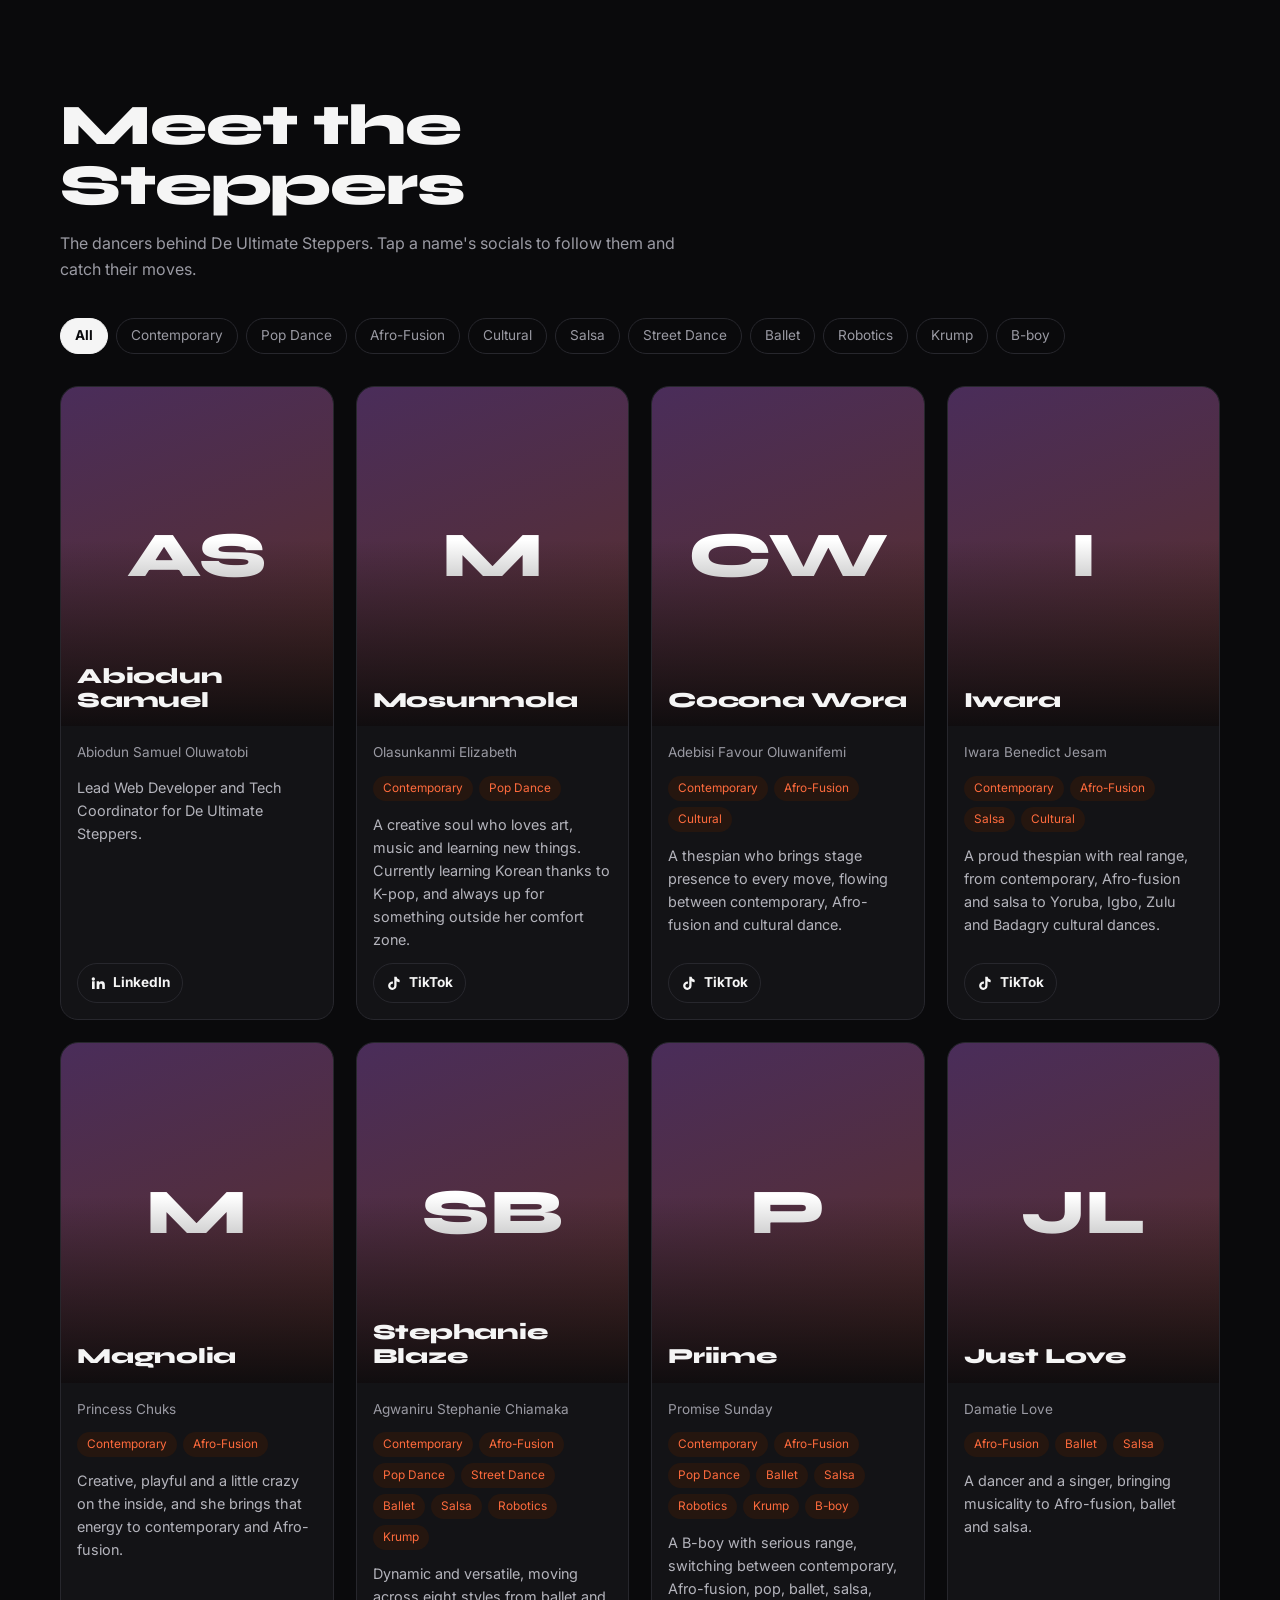
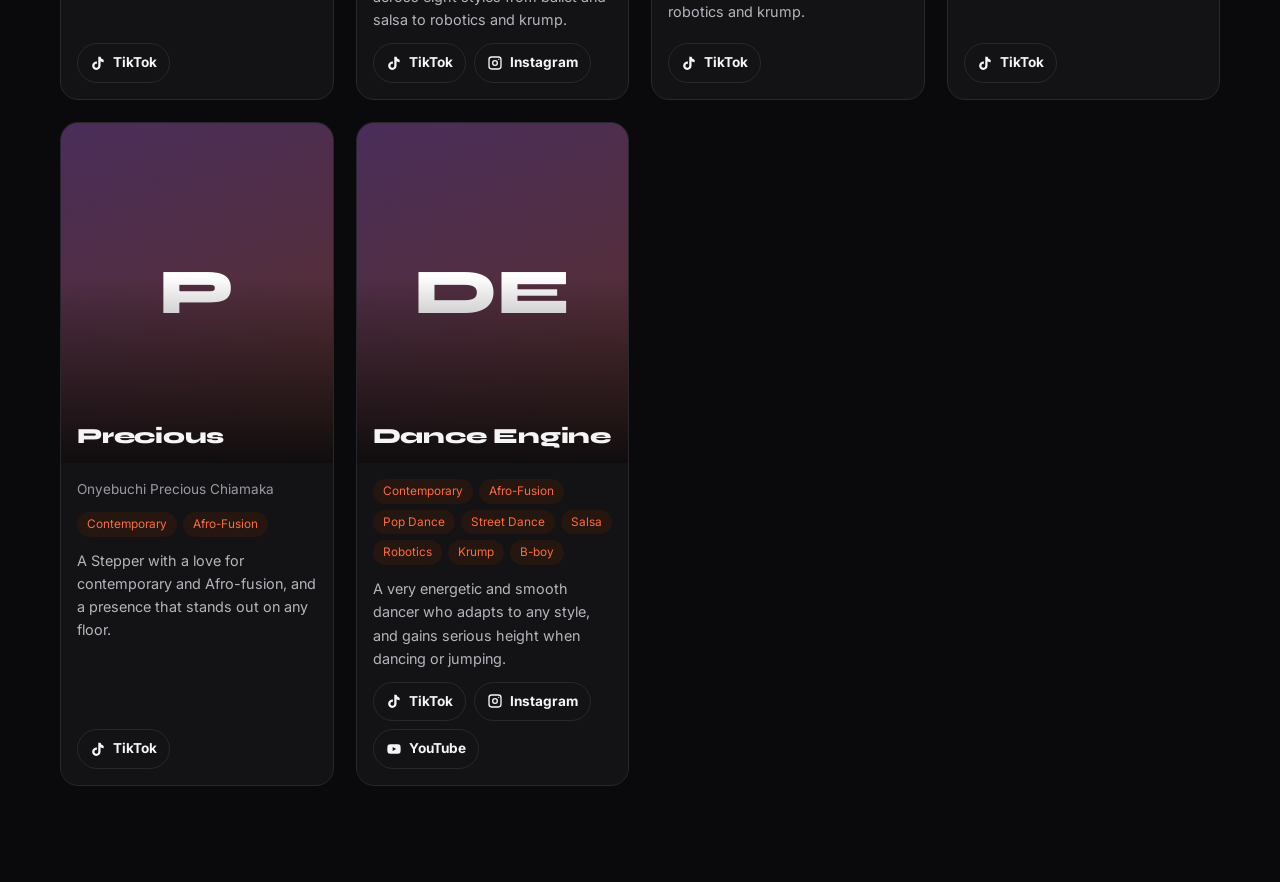
<file: members/index.html>
<!DOCTYPE html>
<html lang="en">

<head>
    <meta charset="UTF-8">
    <meta name="viewport" content="width=device-width, initial-scale=1">
    <title>Members | De Ultimate Steppers</title>
    <link rel="icon" type="image/png" href="../images/logo.png">
    <link rel="apple-touch-icon" href="../images/logo.png">
    <link rel="preconnect" href="https://fonts.googleapis.com">
    <link rel="preconnect" href="https://fonts.gstatic.com" crossorigin>
    <link href="https://fonts.googleapis.com/css2?family=Syne:wght@700;800&family=Inter:wght@400;500;700&display=swap"
        rel="stylesheet">
    <style>
        :root {
            --ink: #0a0a0c;
            --card: #131316;
            --line: #27272d;
            --gold: #ff6b3d;
            --ember: #ff6b3d;
            --bone: #f5f5f5;
            --mute: #9a9aa3
        }

        * {
            box-sizing: border-box;
            margin: 0;
            padding: 0
        }

        body {
            background: var(--ink);
            color: var(--bone);
            font-family: Inter, system-ui, sans-serif;
            line-height: 1.6
        }

        #members {
            max-width: 1200px;
            margin: 0 auto;
            padding: clamp(48px, 8vw, 96px) 20px
        }

        .head {
            max-width: 640px;
            margin-bottom: 36px
        }

        .head h2 {
            font-family: Syne, sans-serif;
            font-weight: 800;
            font-size: clamp(2rem, 6vw, 3.6rem);
            line-height: 1.05;
            letter-spacing: -.02em
        }

        .head p {
            color: var(--mute);
            margin-top: 14px
        }

        .filters {
            display: flex;
            flex-wrap: wrap;
            gap: 8px;
            margin-bottom: 32px
        }

        .filters button {
            background: none;
            border: 1px solid var(--line);
            color: var(--mute);
            font: inherit;
            font-size: .85rem;
            padding: 6px 14px;
            border-radius: 99px;
            cursor: pointer;
            transition: .2s
        }

        .filters button:hover {
            border-color: var(--gold);
            color: var(--bone)
        }

        .filters button.on {
            background: var(--bone);
            border-color: var(--bone);
            color: var(--ink);
            font-weight: 700
        }

        .filters button:focus-visible,
        .soc a:focus-visible {
            outline: 2px solid var(--gold);
            outline-offset: 2px
        }

        .grid {
            display: grid;
            grid-template-columns: repeat(auto-fill, minmax(260px, 1fr));
            gap: 22px
        }

        .m {
            background: var(--card);
            border: 1px solid var(--line);
            border-radius: 18px;
            overflow: hidden;
            display: flex;
            flex-direction: column
        }

        .m[hidden] {
            display: none
        }

        .ph {
            position: relative;
            aspect-ratio: 4/5;
            background: #1a1a20;
            overflow: hidden
        }

        .ph img {
            width: 100%;
            height: 100%;
            object-fit: cover;
            object-position: center top;
            display: block;
            transition: transform .5s
        }

        .m:hover .ph img {
            transform: scale(1.04)
        }

        .ph::after {
            content: "";
            position: absolute;
            inset: auto 0 0 0;
            height: 55%;
            background: linear-gradient(transparent, rgba(10, 10, 12, .92))
        }

        .ph .ini {
            position: absolute;
            inset: 0;
            display: grid;
            place-items: center;
            font-family: Syne, sans-serif;
            font-weight: 800;
            font-size: 4rem;
            color: #fff;
            background: linear-gradient(160deg, #4a2d5a, #5a2f26)
        }

        .ph h3 {
            position: absolute;
            left: 16px;
            right: 16px;
            bottom: 14px;
            z-index: 1;
            font-family: Syne, sans-serif;
            font-weight: 800;
            font-size: 1.35rem;
            line-height: 1.1;
            letter-spacing: -.01em
        }

        .bd {
            padding: 16px;
            display: flex;
            flex-direction: column;
            gap: 12px;
            flex: 1
        }

        .fn {
            color: var(--mute);
            font-size: .85rem
        }

        .tags {
            display: flex;
            flex-wrap: wrap;
            gap: 6px
        }

        .tags span {
            font-size: .74rem;
            padding: 3px 10px;
            border-radius: 99px;
            background: #25160f;
            color: var(--gold)
        }

        .bio {
            font-size: .9rem;
            color: #b4b4bc;
            flex: 1;
            white-space: pre-line
        }

        .soc {
            display: flex;
            flex-wrap: wrap;
            gap: 8px;
            min-height: 40px
        }

        .soc a {
            display: inline-flex;
            align-items: center;
            gap: 7px;
            padding: 8px 12px;
            border-radius: 99px;
            border: 1px solid var(--line);
            color: var(--bone);
            text-decoration: none;
            font-size: .85rem;
            font-weight: 700;
            transition: .2s
        }

        .soc a:hover {
            background: var(--gold);
            border-color: var(--gold);
            color: #fff
        }

        .soc svg {
            width: 16px;
            height: 16px;
            fill: currentColor
        }

        .soc em {
            color: var(--mute);
            font-size: .82rem;
            font-style: normal;
            align-self: center
        }

        @media (prefers-reduced-motion:reduce) {
            * {
                transition: none !important
            }
        }
    </style>
</head>

<body>
    <section id="members">
        <div class="head">
            <h2>Meet the Steppers</h2>
            <p>The dancers behind De Ultimate Steppers. Tap a name's socials to follow them and catch their moves.</p>
        </div>
        <div class="filters" id="fl"></div>
        <div class="grid" id="gr"></div>
    </section>
    <script>
        const M = [
            { n: "Abiodun Samuel", f: "Abiodun Samuel Oluwatobi", d: [], b: "Lead Web Developer and Tech Coordinator for De Ultimate Steppers.", p: "", s: { li: "abiodun-samuel-oluwatobi-409489320/" } },
            { n: "Mosunmola", f: "Olasunkanmi Elizabeth", d: ["Contemporary", "Pop Dance"], b: "A creative soul who loves art, music and learning new things. Currently learning Korean thanks to K-pop, and always up for something outside her comfort zone.", p: "12_WT8ZeAGSlTlOGwuk_kMPm_WR_0r4cE", s: { tt: "sunmolamii665" } },
            { n: "Cocona Wora", f: "Adebisi Favour Oluwanifemi", d: ["Contemporary", "Afro-Fusion", "Cultural"], b: "A thespian who brings stage presence to every move, flowing between contemporary, Afro-fusion and cultural dance.", p: "1A16dKzkUEvemMMoLL2lRkv3VDavheXwj", s: { tt: "artprincess0" } },
            { n: "Iwara", f: "Iwara Benedict Jesam", d: ["Contemporary", "Afro-Fusion", "Salsa", "Cultural"], b: "A proud thespian with real range, from contemporary, Afro-fusion and salsa to Yoruba, Igbo, Zulu and Badagry cultural dances.", p: "1HuRJI8dFg9Ef0VKz4-XznhWxzczTWhoJ", s: { tt: "benjessica123" } },
            { n: "Magnolia", f: "Princess Chuks", d: ["Contemporary", "Afro-Fusion"], b: "Creative, playful and a little crazy on the inside, and she brings that energy to contemporary and Afro-fusion.", p: "1yFQ8TEG8NpdnWShBmrOLQVNIW0woeA5E", s: { tt: "Sheisprincess_xoxo" } },
            { n: "Stephanie Blaze", f: "Agwaniru Stephanie Chiamaka", d: ["Contemporary", "Afro-Fusion", "Pop Dance", "Street Dance", "Ballet", "Salsa", "Robotics", "Krump"], b: "Dynamic and versatile, moving across eight styles from ballet and salsa to robotics and krump.", p: "1KwqgmHTkACER4fxl5-jGvVh2XjW59Vfp", s: { tt: "stephaniedaniiels", ig: "_stephaniedaniiels_" } },
            { n: "Priime", f: "Promise Sunday", d: ["Contemporary", "Afro-Fusion", "Pop Dance", "Ballet", "Salsa", "Robotics", "Krump", "B-boy"], b: "A B-boy with serious range, switching between contemporary, Afro-fusion, pop, ballet, salsa, robotics and krump.", p: "1-9Qc_KILVwNCWwMncpyjsXidQDj2aFHz", s: { tt: "Iamppriime" } },
            { n: "Just Love", f: "Damatie Love", d: ["Afro-Fusion", "Ballet", "Salsa"], b: "A dancer and a singer, bringing musicality to Afro-fusion, ballet and salsa.", p: "1GCs2dmaZLnvL3AfinWfA-ytN_UMIo2EM", s: { tt: "Just_love274" } },
            { n: "Precious", f: "Onyebuchi Precious Chiamaka", d: ["Contemporary", "Afro-Fusion"], b: "A Stepper with a love for contemporary and Afro-fusion, and a presence that stands out on any floor.", p: "17AHLUoepV7VUET6jl68tiRgBBfxn7bm5", s: { tt: "prezzygold58" } },
            { n: "Dance Engine", f: "", d: ["Contemporary", "Afro-Fusion", "Pop Dance", "Street Dance", "Salsa", "Robotics", "Krump", "B-boy"], b: "A very energetic and smooth dancer who adapts to any style, and gains serious height when dancing or jumping.", p: "1qvnEbaQeU1Mgt_YIZhmjAwJws2auUshv", s: { tt: "dance__engine", ig: "dance_engine_", yt: "danceengine" } }
        ];
        const I = { yt: ["YouTube", "https://www.youtube.com/@", "M21.6 7.2a2.5 2.5 0 0 0-1.8-1.8C18.2 5 12 5 12 5s-6.2 0-7.8.4A2.5 2.5 0 0 0 2.4 7.2C2 8.8 2 12 2 12s0 3.2.4 4.8a2.5 2.5 0 0 0 1.8 1.8C5.800 19 12 19 12 19s6.200 0 7.800-.4a2.500 2.500 0 0 0 1.800-1.800C22 15.200 22 12 22 12s0-3.200-.4-4.800zM10 15V9l5.200 3L10 15z"], li: ["LinkedIn", "https://www.linkedin.com/in/", "M4.98 3.5a2.5 2.5 0 1 1 0 5 2.5 2.5 0 0 1 0-5zM3 9.5h4V21H3V9.5zm7 0h3.8v1.6h.1c.5-1 1.8-1.9 3.7-1.9 4 0 4.7 2.6 4.7 6V21h-4v-5c0-1.200 0-2.800-1.700-2.800S14 14.100 14 15.900V21h-4V9.5z"], tt: ["TikTok", "https://www.tiktok.com/@", "M19.6 6.7a4.8 4.8 0 0 1-3.8-4.2h-3.4v13.6a2.9 2.9 0 1 1-2-2.8V9.8a6.3 6.3 0 1 0 5.4 6.3V9.5a8.1 8.1 0 0 0 4.7 1.5V7.6a4.8 4.8 0 0 1-.9-.9z"], ig: ["Instagram", "https://www.instagram.com/", "M7 2h10a5 5 0 0 1 5 5v10a5 5 0 0 1-5 5H7a5 5 0 0 1-5-5V7a5 5 0 0 1 5-5zm0 2a3 3 0 0 0-3 3v10a3 3 0 0 0 3 3h10a3 3 0 0 0 3-3V7a3 3 0 0 0-3-3H7zm5 3.5a4.5 4.5 0 1 1 0 9 4.5 4.5 0 0 1 0-9zm0 2a2.5 2.5 0 1 0 0 5 2.5 2.5 0 0 0 0-5zm5.500-4a1 1 0 1 1 0 2 1 1 0 0 1 0-2z"] };
        const gr = document.getElementById("gr"), fl = document.getElementById("fl");
        const ini = n => n.split(" ").map(w => w[0]).join("").slice(0, 2).toUpperCase();
        M.forEach(m => {
            const c = document.createElement("article");
            c.className = "m";
            c.dataset.d = m.d.join("|");
            const ph = document.createElement("div");
            ph.className = "ph";
            const fb = () => { ph.innerHTML = ""; const x = document.createElement("div"); x.className = "ini"; x.textContent = ini(m.n); ph.append(x, h) };
            const h = document.createElement("h3");
            h.textContent = m.n;
            if (m.p) {
                const im = new Image();
                im.src = "https://drive.google.com/thumbnail?id=" + m.p + "&sz=w900";
                im.alt = m.n + ", member of De Ultimate Steppers";
                im.loading = "lazy";
                im.referrerPolicy = "no-referrer";
                im.onerror = fb;
                ph.append(im, h);
            } else fb();
            const bd = document.createElement("div");
            bd.className = "bd";
            if (m.f) { const f = document.createElement("div"); f.className = "fn"; f.textContent = m.f; bd.append(f) }
            if (m.d.length) { const t = document.createElement("div"); t.className = "tags"; m.d.forEach(x => { const s = document.createElement("span"); s.textContent = x; t.append(s) }); bd.append(t) }
            const b = document.createElement("p");
            b.className = "bio";
            b.textContent = m.b || "Profile coming soon.";
            bd.append(b);
            const so = document.createElement("div");
            so.className = "soc";
            const ks = Object.keys(m.s);
            ks.forEach(k => {
                const a = document.createElement("a");
                a.href = I[k][1] + m.s[k];
                a.target = "_blank";
                a.rel = "noopener noreferrer";
                a.setAttribute("aria-label", m.n + " on " + I[k][0]);
                a.innerHTML = '<svg viewBox="0 0 24 24" aria-hidden="true"><path d="' + I[k][2] + '"/></svg>' + I[k][0];
                so.append(a);
            });
            if (!ks.length) { const e = document.createElement("em"); e.textContent = "Socials coming soon"; so.append(e) }
            bd.append(so);
            c.append(ph, bd);
            gr.append(c);
        });
        const all = [...new Set(M.flatMap(m => m.d))];
        ["All", ...all].forEach((x, i) => {
            const b = document.createElement("button");
            b.textContent = x;
            if (!i) b.className = "on";
            b.onclick = () => {
                fl.querySelectorAll("button").forEach(y => y.classList.toggle("on", y === b));
                gr.querySelectorAll(".m").forEach(c => { c.hidden = i && !c.dataset.d.split("|").includes(x) });
            };
            fl.append(b);
        });
    </script>
</body>

</html>
</file>
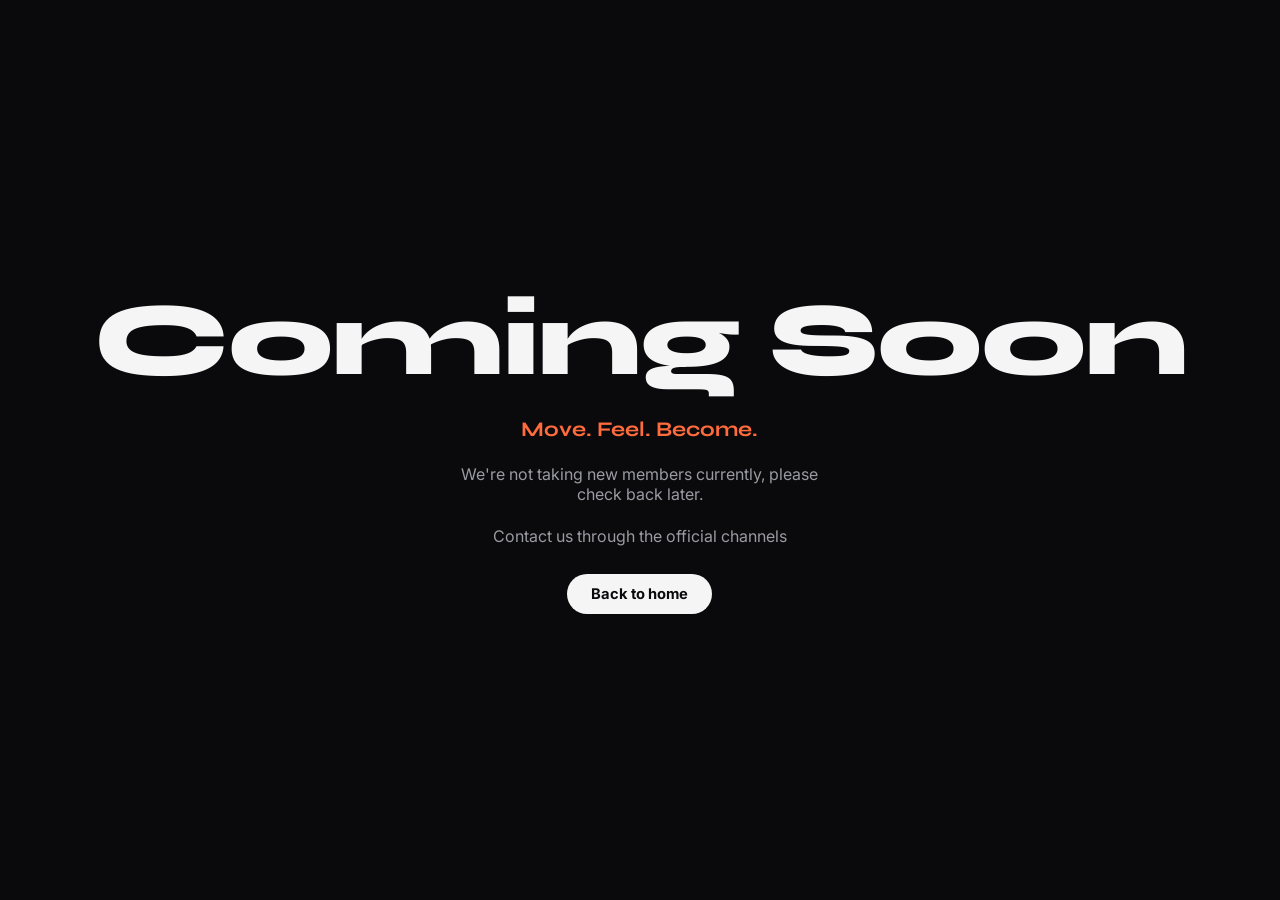
<file: register/index.html>
<!DOCTYPE html>
<html lang="en">

<head>
  <meta charset="UTF-8">
  <meta name="viewport" content="width=device-width, initial-scale=1">
  <title>Coming Soon | De Ultimate Steppers</title>
  <link rel="preconnect" href="https://fonts.googleapis.com">
  <link rel="preconnect" href="https://fonts.gstatic.com" crossorigin>
  <link href="https://fonts.googleapis.com/css2?family=Syne:wght@700;800&family=Inter:wght@400;500;700&display=swap"
    rel="stylesheet">
  <style>
    * {
      box-sizing: border-box;
      margin: 0;
      padding: 0
    }

    body {
      min-height: 100vh;
      background: #0a0a0c;
      color: #f5f5f5;
      font-family: Inter, system-ui, sans-serif;
      display: grid;
      place-items: center;
      padding: 24px;
      overflow: hidden
    }

    main {
      position: relative;
      text-align: center;
      display: flex;
      flex-direction: column;
      align-items: center;
      gap: 22px
    }

    .ring {
      position: absolute;
      left: 50%;
      top: 42%;
      width: min(80vw, 520px);
      aspect-ratio: 1;
      border: 2px solid #ff6b3d;
      border-radius: 50%;
      transform: translate(-50%, -50%) scale(.4);
      opacity: 0;
      animation: pulse 4s ease-out infinite;
      pointer-events: none
    }

    .ring.b {
      animation-delay: 2s
    }

    h1 {
      position: relative;
      font-family: Syne, sans-serif;
      font-weight: 800;
      font-size: clamp(2.6rem, 12vw, 6.5rem);
      line-height: 1.05;
      letter-spacing: -.02em
    }

    h1 span {
      display: inline-block;
      animation: wave 1.8s ease-in-out infinite;
      animation-delay: calc(var(--i)*.08s)
    }

    .tg {
      position: relative;
      font-family: Syne, sans-serif;
      font-weight: 700;
      color: #ff6b3d;
      font-size: clamp(1rem, 3.5vw, 1.3rem)
    }

    .sub {
      position: relative;
      color: #9a9aa3;
      max-width: 380px
    }

    .bk {
      position: relative;
      margin-top: 6px;
      background: #f5f5f5;
      color: #0a0a0c;
      text-decoration: none;
      font-weight: 700;
      font-size: .92rem;
      padding: 11px 24px;
      border-radius: 99px;
      transition: .2s
    }

    .bk:hover {
      background: #ff6b3d;
      color: #fff
    }

    .bk:focus-visible {
      outline: 2px solid #ff6b3d;
      outline-offset: 3px
    }

    @keyframes wave {

      0%,
      60%,
      100% {
        transform: translateY(0)
      }

      30% {
        transform: translateY(-.22em);
        color: #ff6b3d
      }
    }

    @keyframes pulse {
      0% {
        transform: translate(-50%, -50%) scale(.4);
        opacity: .6
      }

      100% {
        transform: translate(-50%, -50%) scale(1.15);
        opacity: 0
      }
    }

    @media (prefers-reduced-motion:reduce) {

      h1 span,
      .ring {
        animation: none
      }

      .ring {
        opacity: .15;
        transform: translate(-50%, -50%)
      }
    }
  </style>
</head>

<body>
  <main>
    <div class="ring"></div>
    <div class="ring b"></div>
    <h1 id="h" aria-label="Coming Soon">Coming Soon</h1>
    <p class="tg">Move. Feel. Become.</p>
    <p class="sub">We're not taking new members currently, please check back later.</p>
    <p class="sub">Contact us through the official channels</p>

    <a class="bk" href="../index.html">Back to home</a>
  </main>
  <script>
    const h = document.getElementById("h");
    h.innerHTML = [..."Coming Soon"].map((c, i) => '<span aria-hidden="true" style="--i:' + i + '">' + (c === " " ? "&nbsp;" : c) + "</span>").join("");
  </script>
</body>

</html>
</file>
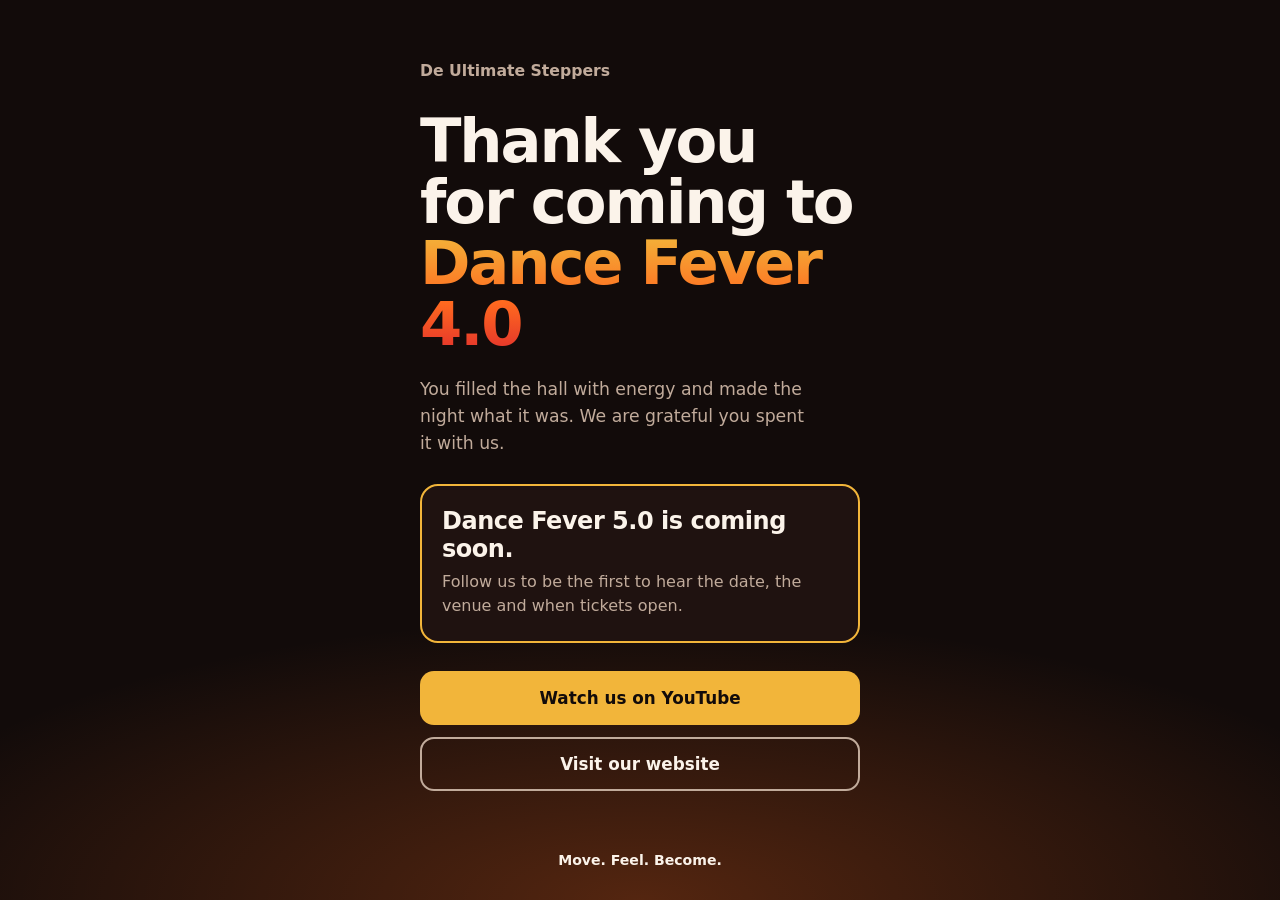
<file: ticket/index.html>
<!DOCTYPE html>
<html lang="en">
<head>
<meta charset="UTF-8">
<meta name="viewport" content="width=device-width, initial-scale=1, viewport-fit=cover">
<link rel="icon" type="image/png" href="../images/logo.png">
<link rel="apple-touch-icon" href="../images/logo.png">
<title>Thank you for coming | Dance Fever 4.0</title>
<meta name="description" content="Thank you for being part of Dance Fever 4.0. Dance Fever 5.0 is coming soon.">
<style>
  :root {
    --night: #120b0a;
    --ember: #1f1210;
    --gold: #f2b53a;
    --flame: #ff6a1f;
    --red: #e02d2d;
    --chalk: #fbf3ea;
    --muted: #c1ab9b;
  }

  * { box-sizing: border-box; margin: 0; padding: 0; }
  html { -webkit-text-size-adjust: 100%; }

  body {
    min-height: 100vh;
    min-height: 100dvh;
    background:
      radial-gradient(90% 45% at 50% 100%, rgba(255, 106, 31, 0.28) 0%, rgba(255, 106, 31, 0) 70%),
      var(--night);
    color: var(--chalk);
    font-family: "Segoe UI", system-ui, -apple-system, Roboto, "Helvetica Neue", Arial, sans-serif;
    line-height: 1.55;
    display: flex;
    flex-direction: column;
    align-items: center;
    padding: max(28px, env(safe-area-inset-top)) 22px max(28px, env(safe-area-inset-bottom));
  }

  main {
    width: 100%;
    max-width: 440px;
    flex: 1;
    display: flex;
    flex-direction: column;
    justify-content: center;
    gap: 28px;
  }

  .presenter {
    font-size: 0.98rem;
    color: var(--muted);
    font-weight: 600;
  }

  h1 {
    font-size: clamp(2.6rem, 13vw, 3.8rem);
    line-height: 1;
    font-weight: 900;
    letter-spacing: -0.035em;
  }

  .fever {
    display: block;
    background: linear-gradient(180deg, var(--gold) 0%, var(--flame) 55%, var(--red) 100%);
    -webkit-background-clip: text;
            background-clip: text;
    -webkit-text-fill-color: transparent;
            color: transparent;
    padding-bottom: 0.06em;
  }

  .lede {
    font-size: 1.08rem;
    color: var(--muted);
    max-width: 36ch;
  }

  .next {
    border: 2px solid var(--gold);
    border-radius: 18px;
    padding: 22px 20px;
    background: var(--ember);
  }

  .next h2 {
    font-size: 1.5rem;
    line-height: 1.15;
    font-weight: 800;
    letter-spacing: -0.02em;
    margin-bottom: 6px;
  }

  .next p {
    color: var(--muted);
    font-size: 1rem;
  }

  .actions {
    display: flex;
    flex-direction: column;
    gap: 12px;
  }

  .btn {
    display: flex;
    align-items: center;
    justify-content: center;
    min-height: 54px;
    padding: 0 20px;
    border-radius: 14px;
    font-size: 1.05rem;
    font-weight: 700;
    text-decoration: none;
    -webkit-tap-highlight-color: transparent;
  }

  .btn-primary { background: var(--gold); color: var(--night); }
  .btn-secondary { border: 2px solid var(--muted); color: var(--chalk); }
  .btn:active { transform: scale(0.98); }
  .btn:focus-visible { outline: 3px solid var(--chalk); outline-offset: 3px; }

  footer {
    padding-top: 28px;
    text-align: center;
    font-size: 0.88rem;
    color: var(--muted);
  }

  footer strong { color: var(--chalk); font-weight: 700; }

  @media (prefers-reduced-motion: reduce) {
    .btn:active { transform: none; }
  }
</style>
</head>
<body>
  <main>
    <p class="presenter">De Ultimate Steppers</p>

    <header>
      <h1>
        Thank you for coming to
        <span class="fever">Dance Fever 4.0</span>
      </h1>
      <p class="lede" style="margin-top:18px;">
        You filled the hall with energy and made the night what it was. We are grateful you spent it with us.
      </p>
    </header>

    <section class="next" aria-label="Next event">
      <h2>Dance Fever 5.0 is coming soon.</h2>
      <p>Follow us to be the first to hear the date, the venue and when tickets open.</p>
    </section>

    <div class="actions">
      <a class="btn btn-primary" href="https://www.youtube.com/@deultimatesteppers" target="_blank" rel="noopener">Watch us on YouTube</a>
      <a class="btn btn-secondary" href="https://de-ultimate-steppers.tech" target="_blank" rel="noopener">Visit our website</a>
    </div>
  </main>

  <footer><strong>Move. Feel. Become.</strong></footer>
</body>
</html>
</file>
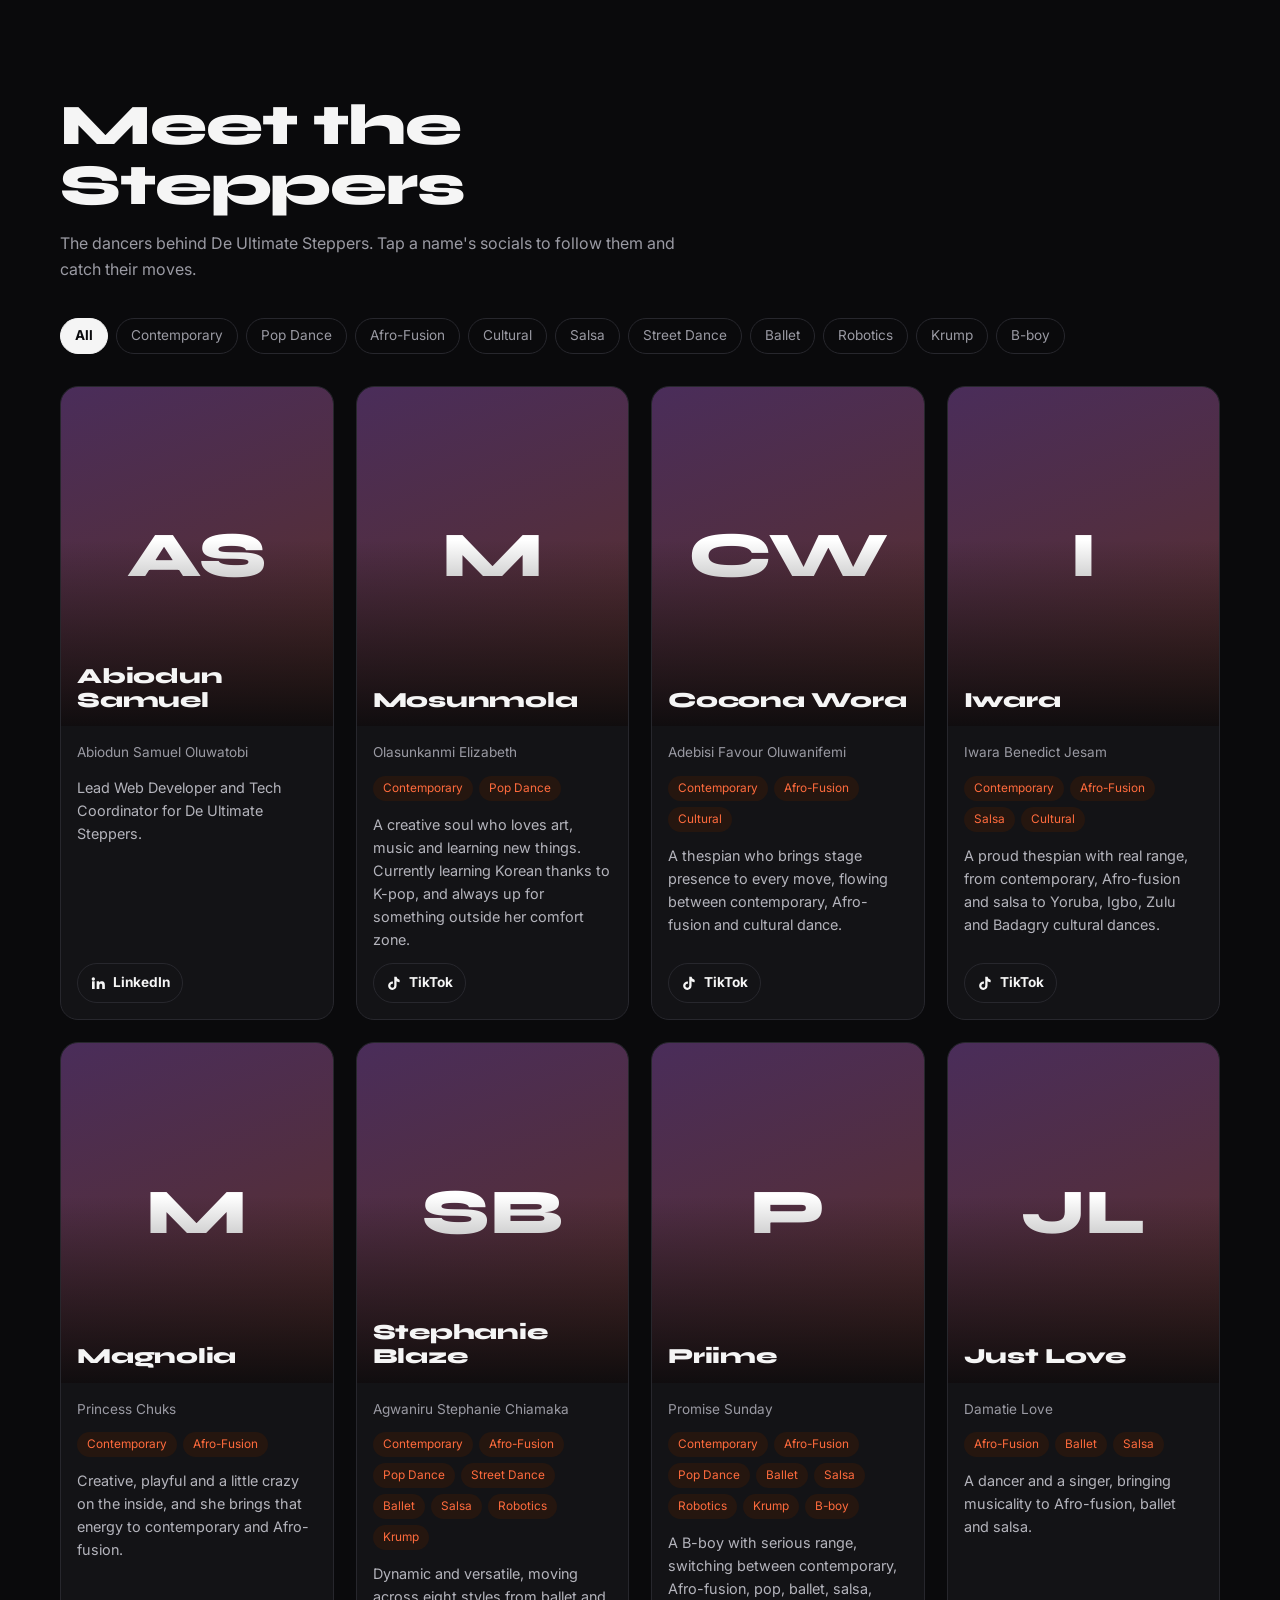
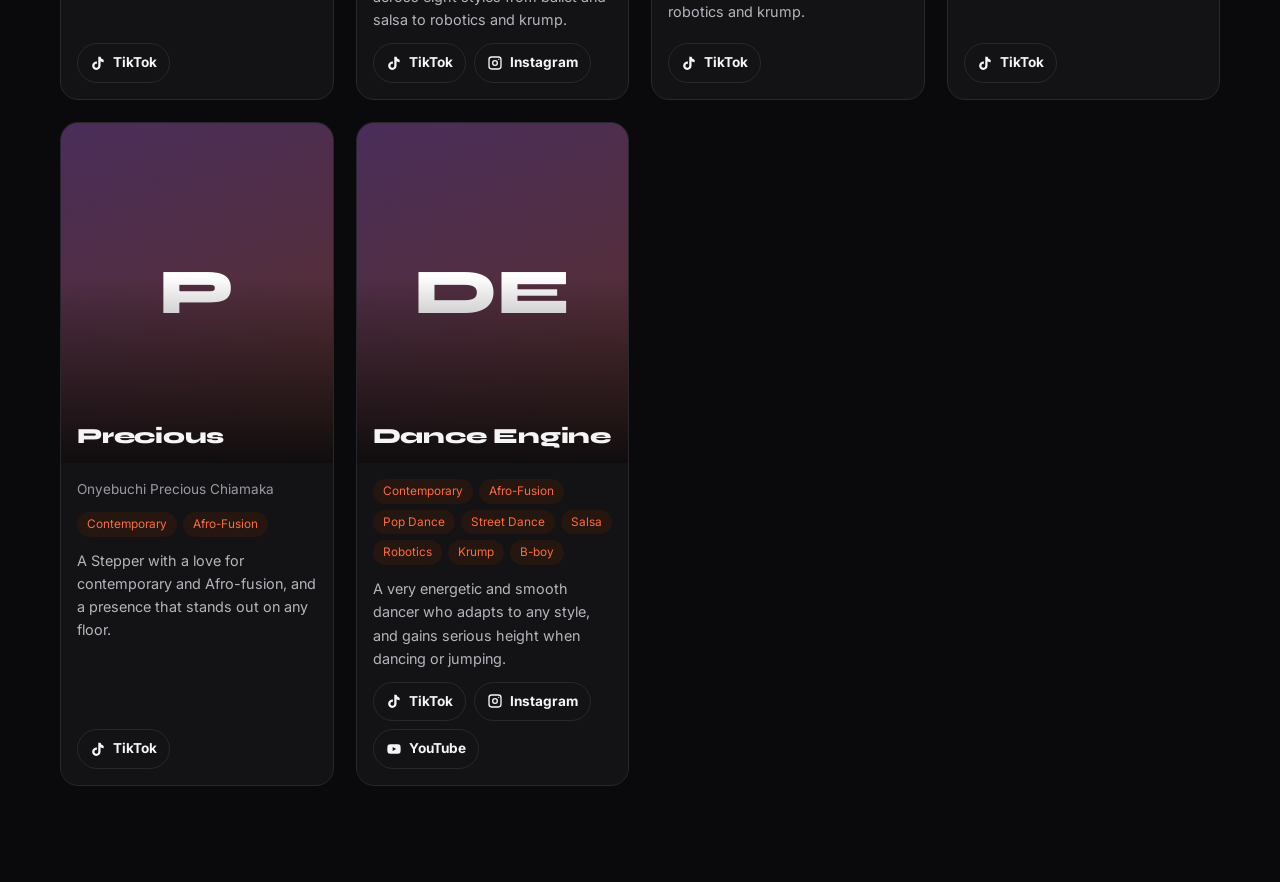
<file: members.html>
<!DOCTYPE html>
<html lang="en">
<head>
<meta charset="UTF-8">
<meta name="viewport" content="width=device-width, initial-scale=1.0">
<title>De Ultimate Steppers - Steppers</title>
<link rel="icon" type="image/png" href="images/logo.png">
<link rel="apple-touch-icon" href="images/logo.png">
<meta http-equiv="refresh" content="0; url=members/">
<script>location.replace('members/');</script>
</head>
<body></body>
</html>
</file>
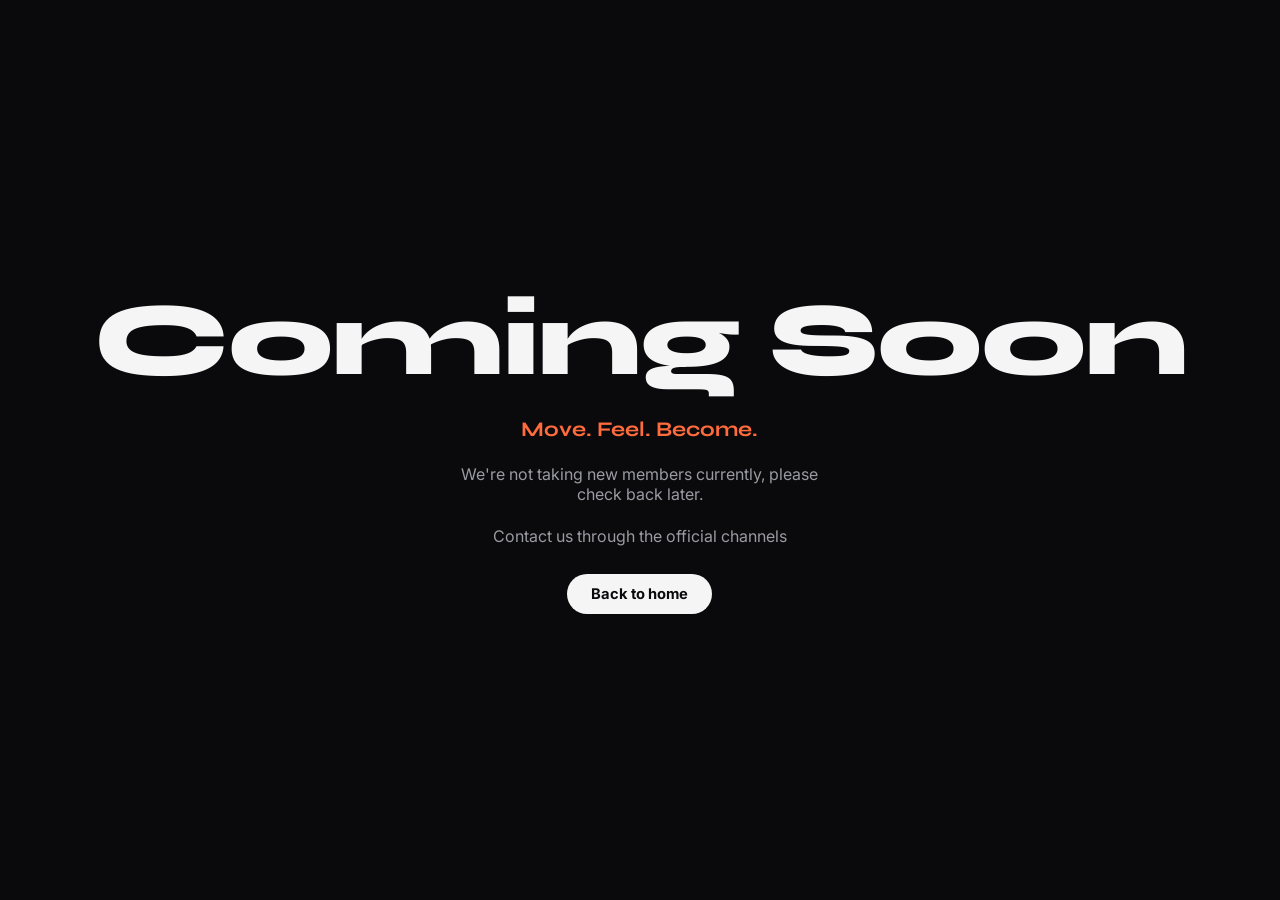
<file: register.html>
<!DOCTYPE html>
<html lang="en">
<head>
<meta charset="UTF-8">
<meta name="viewport" content="width=device-width, initial-scale=1.0">
<title>De Ultimate Steppers — Registration Form</title>
<link rel="icon" type="image/png" href="images/logo.png">
<link rel="apple-touch-icon" href="images/logo.png">
<meta http-equiv="refresh" content="0; url=register/">
<script>location.replace('register/');</script>
</head>
<body></body>
</html>
</file>
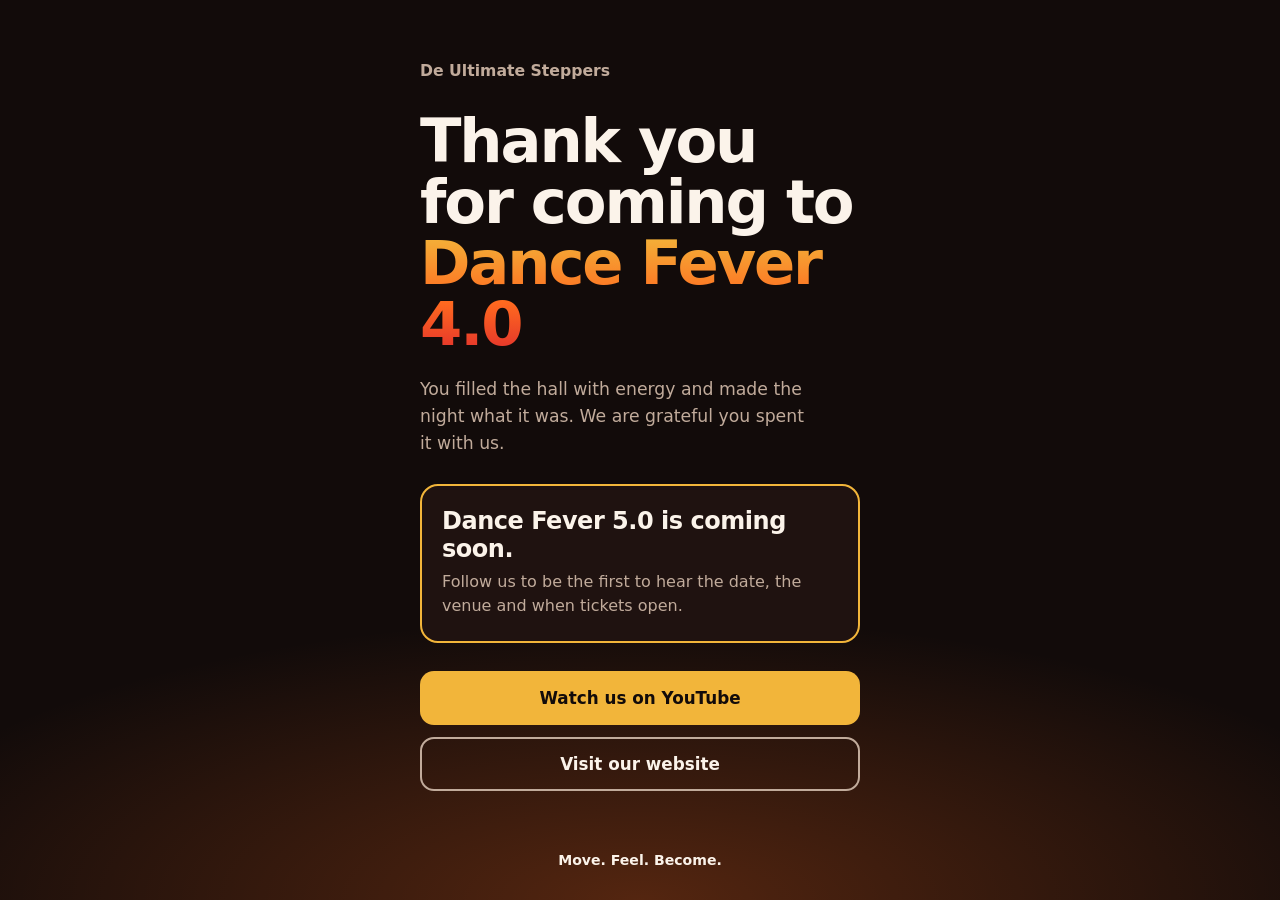
<file: ticket.html>
<!DOCTYPE html>
<html lang="en">
<head>
<meta charset="UTF-8">
<meta name="viewport" content="width=device-width, initial-scale=1.0">
<title>Dance Fever 4.0 — Get Your Ticket</title>
<link rel="icon" type="image/png" href="images/logo.png">
<link rel="apple-touch-icon" href="images/logo.png">
<meta http-equiv="refresh" content="0; url=ticket/">
<script>location.replace('ticket/');</script>
</head>
<body></body>
</html>
</file>
